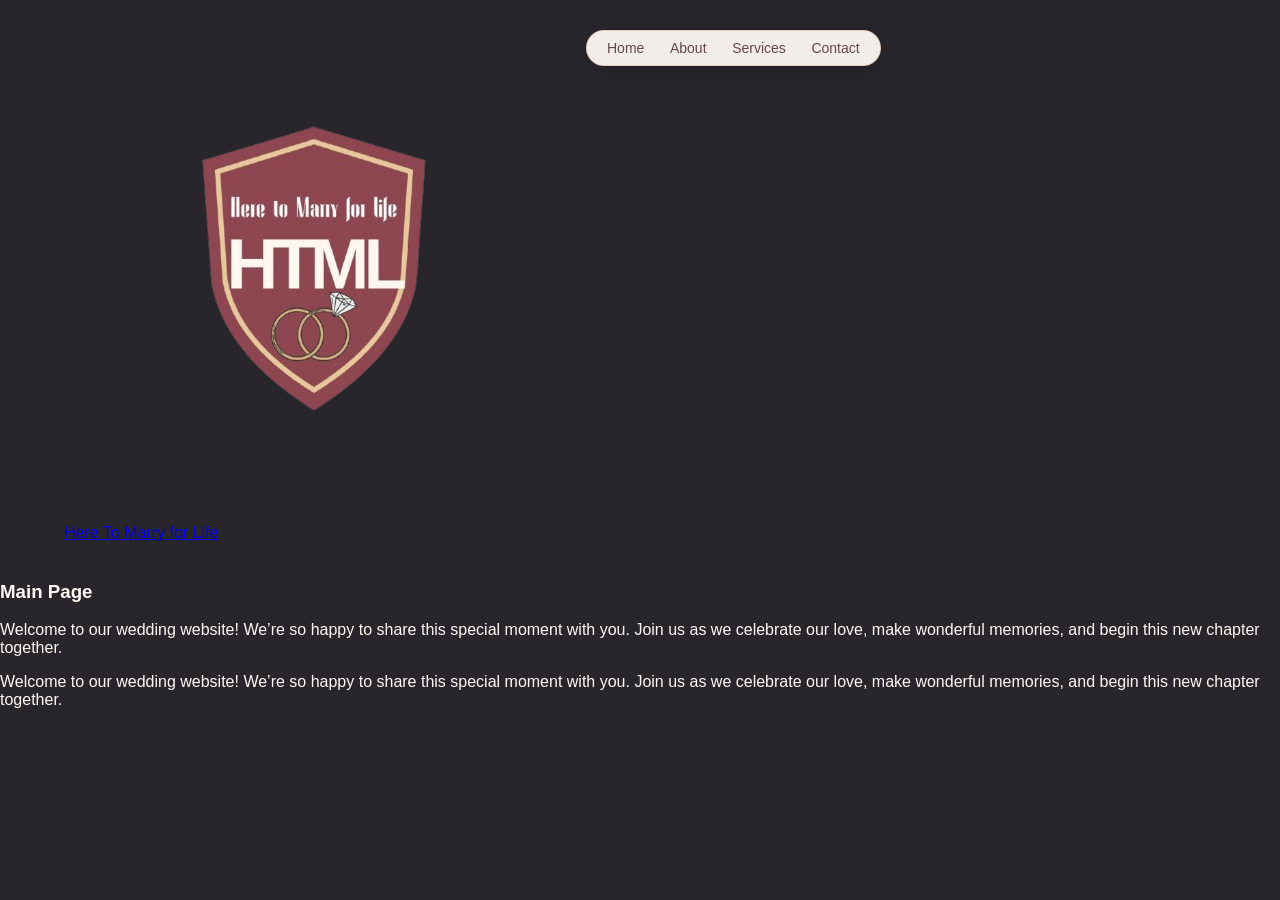
<file: Index.html>
<!DOCTYPE html>
<html lang="en">
<head>
    <meta charset="utf-8">
    <meta name="viewport" content="width=device-width, initial-scale=1.0">
    <title>Navigation Bar </title>
    <link rel="stylesheet" href="style.css">
</head>
<body>

<section class="header">
    <div class="top-bar">
        <a href="WeddingSite.html" class="logo">
            <img src="LOGOhtmlNoBG.png" alt="HTML logo">
            <span class="logo-span">Here To Marry for Life</span>
        </a>

        <nav>
            <ul>
                <li><a href="Home.html">Home</a></li>
                <li><a href="About.html">About</a></li>
                <li><a href="Services.html">Services</a></li>
                <li><a href="Contact.html">Contact</a></li>
            </ul>
        </nav>
    </div>

<section>
    <h1>Main Page</h1>
    <p>Welcome to our wedding website! We’re so happy to share this special moment with you. Join us as we celebrate our love, make wonderful memories, and begin this new chapter together.</p>
    <p>Welcome to our wedding website! We’re so happy to share this special moment with you. Join us as we celebrate our love, make wonderful memories, and begin this new chapter together.</p>
</section>
        </section>
</body>

</html>
</file>
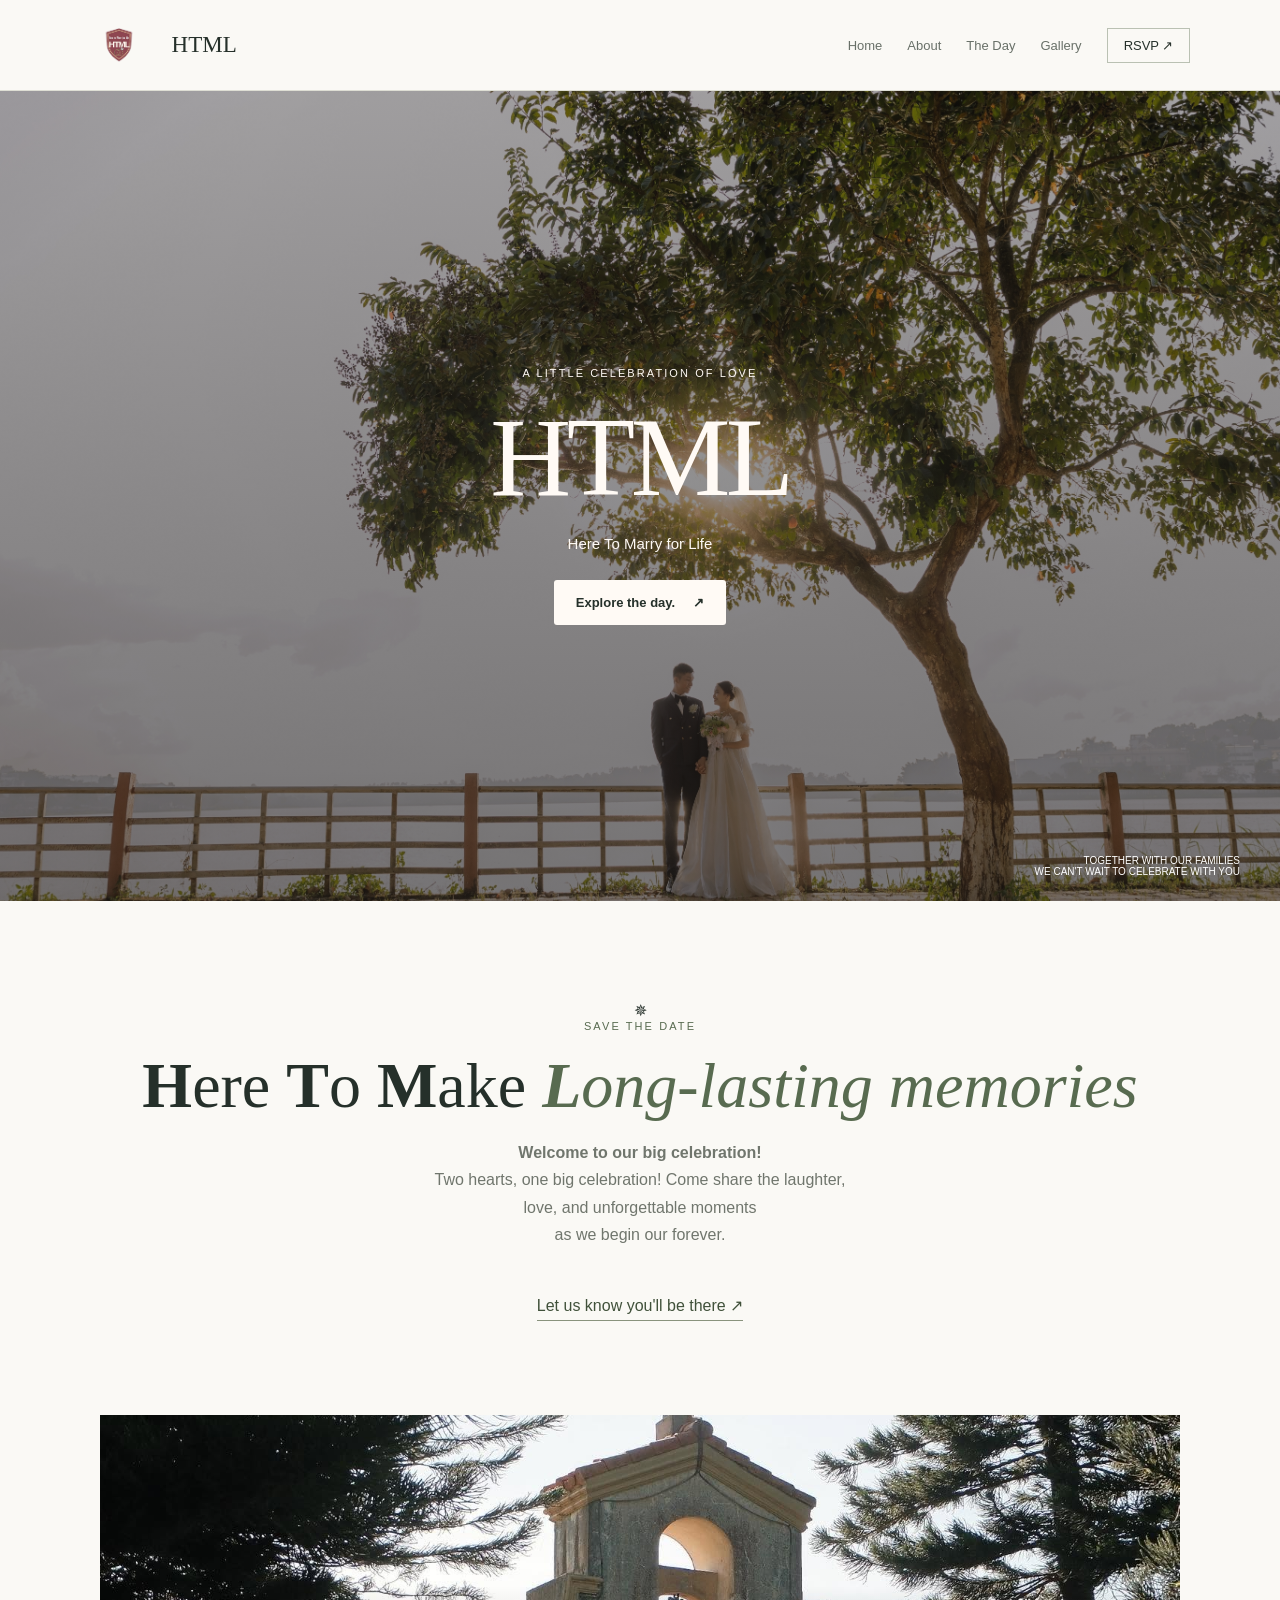
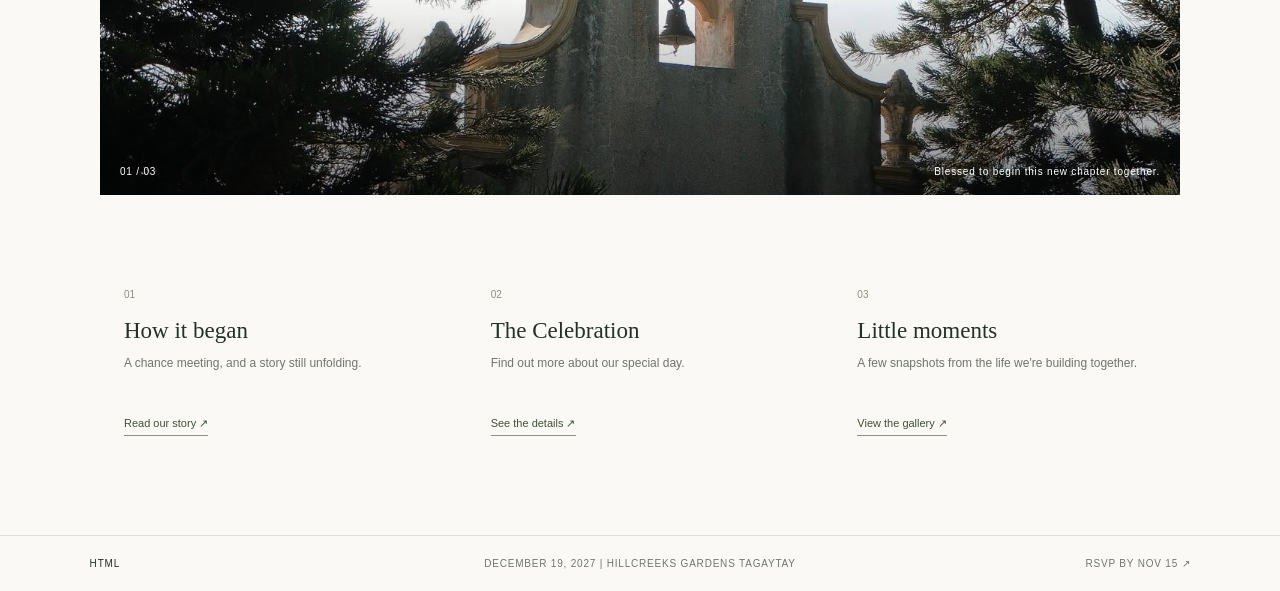
<file: index.html>
<!DOCTYPE html>
<html lang="en">
<head>
    <meta charset="utf-8">
    <meta name="viewport" content="width=device-width, initial-scale=1.0">
    <title>Here To Marry for Life</title>
    <link rel="stylesheet" href="style.css">
</head>

<body class="home-page">

    <div class="site-shell">

        <header class="top-bar">
            <a class=   "brand" href="index.html" aria-label="Here To Marry for Life home">
                <img src="LOGOhtmlNoBG.png" alt="Wedding emblem"></a>

            <a class="site-title" href="index.html">HTML</a>
            <nav aria-label="Main navigation">
                <ul>
                    <li><a href="index.html">Home</a></li>
                    <li><a href="Details.html">About</a></li>
                    <li><a href="TheDay.html">The Day</a></li>
                    <li><a href="Gallery.html">Gallery</a></li>
                    <li><a class="rsvp-button" href="RSVP.html">RSVP ↗</a></li>
                </ul>
            </nav>
        </header>

        <main class="home-main">
            <section class="home-hero">
            <div class="hero-copy">
                <p class="eyebrow">A little celebration of love</p>
                <h1>HTML</h1>
                <p class="hero-intro">Here To Marry for Life</p>

                <a class="button" href="Gallery.html">
                    Explore the day.<span aria-hidden="true">↗</span>
                </a>
            </div>

                <p class="hero-note">
                    Together with our families<br>
                    we can't wait to celebrate with you
                </p>

            </section>
<section class="save-date">
    <div class="intro-mark">✵</div>
    <p class="eyebrow">Save the date</p>
    <h2><b>H</b>ere <b>T</b>o <b>M</b>ake <em><b>L</b>ong-lasting memories</em></h2>
<p>
    <b>Welcome to our big celebration!</b><br>
    Two hearts, one big celebration! Come share the laughter, <br>
    love, and unforgettable moments <br>
    as we begin our forever.
</p>
    <a class="save-date-link" href="RSVP.html">Let us know you'll be there ↗</a>
</section>

            <section class="featured-photo" aria-label="Feature wedding photo">
                <img src="church.jpg" alt="The church where the wedding will take place">
                <span class="photo-count">01 / 03</span>
                <span class="photo-caption">Blessed to begin this new chapter together.</span>
            </section>
                <section class="home-links" aria-label="Explore the wedding website">
                    <a class="home-link-card" href="Details.html">
                        <span class="card-number">01</span>
                        <h3>How it began</h3>
                        <p>A chance meeting, and a story still unfolding.</p>
                        <span class="card-link">Read our story ↗</span>
                    </a>

                    <a class="home-link-card" href="TheDay.html">
                        <span class="card-number">02</span>
                        <h3>The Celebration</h3>
                        <p>Find out more about our special day.</p>
                        <span class="card-link">See the details ↗</span>
                    </a>

                    <a class="home-link-card" href="Gallery.html">
                        <span class="card-number">03</span>
                        <h3>Little moments</h3>
                        <p>A few snapshots from the life we're building together.</p>
                        <span class="card-link">View the gallery ↗</span>
                    </a>
                </section>

</main>
        <footer class="site-footer home-footer">
            <a class="footer-brand" href="index.html">HTML</a>
            <p>December 19, 2027 | Hillcreeks Gardens Tagaytay</p>
            <a class="footer-link" href="RSVP.html">RSVP by Nov 15 ↗</a>
        </footer>

        </div>
</body>
</html>
</file>
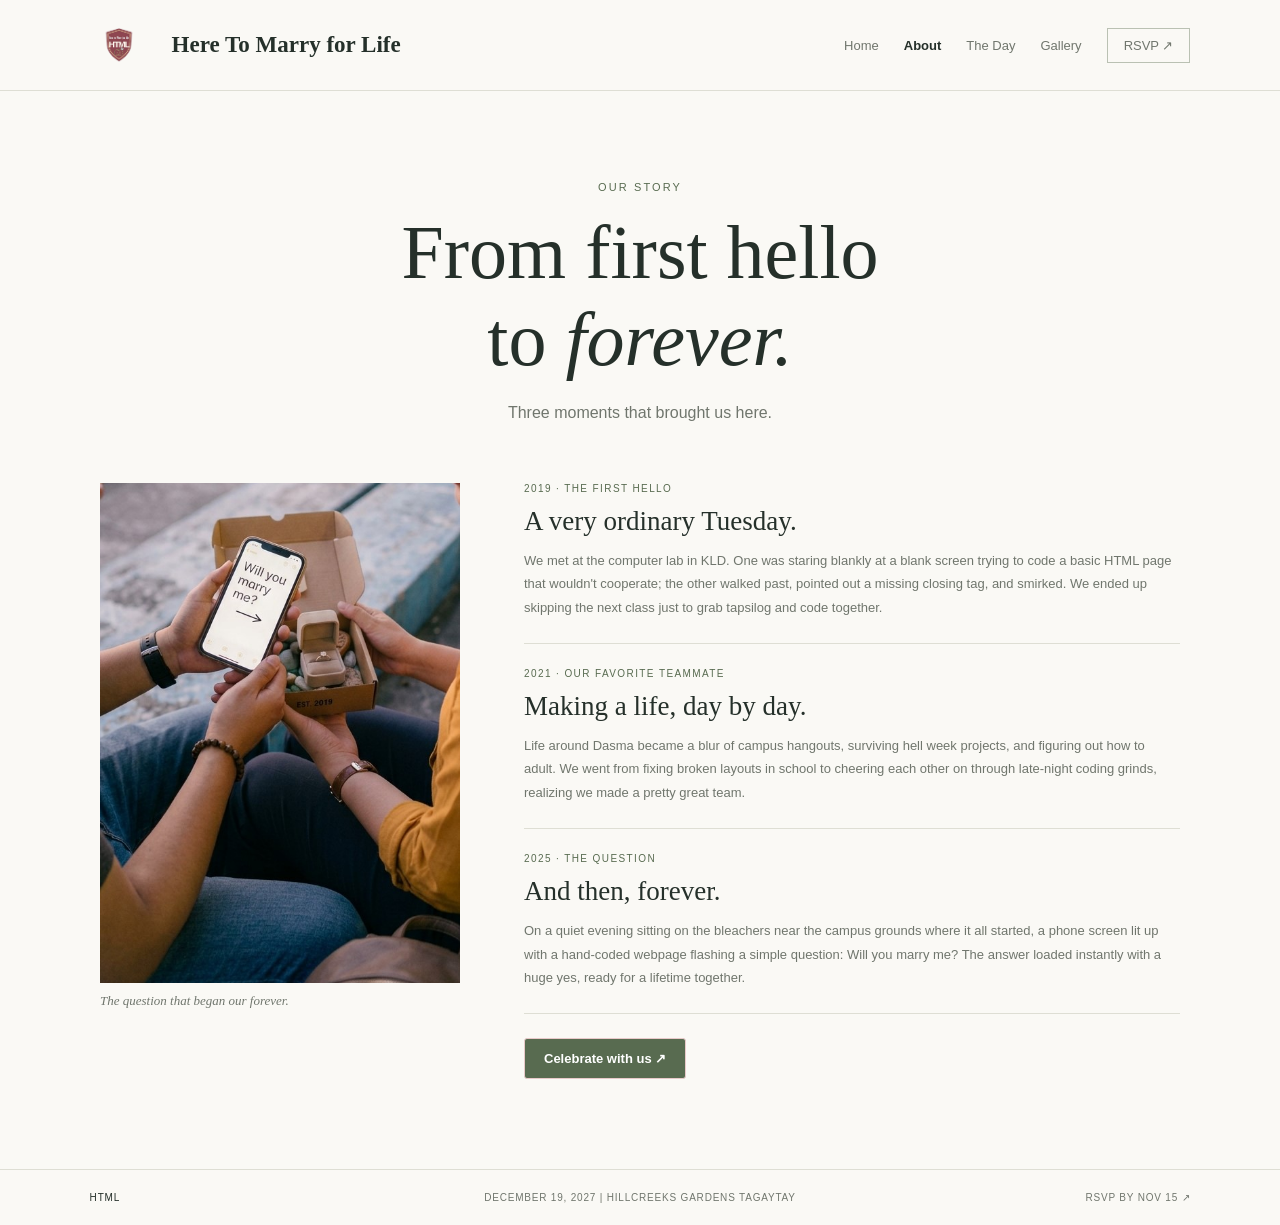
<file: Details.html>
<!DOCTYPE html>
<html lang="en">
<head>
    <meta charset="UTF-8">
    <meta name="viewport" content="width=device-width, initial-scale=1.0">
    <meta name="description" content="The story of the couple behind Here To Marry for Life.">
    <title>Our Story | Here To Marry for Life</title>
    <link rel="stylesheet" href="style.css">
</head>

<body class="about-page">
    <div class="site-shell">
        <header class="top-bar">
            <a class="brand" href="index.html" aria-label="Here To Marry for Life home">
                <img src="LOGOhtmlNoBG.png" alt="Here To Marry for Life wedding emblem">
            </a>
            <a class="site-title" href="index.html">Here To Marry for Life</a>

            <nav aria-label="Main navigation">
                <ul>
                    <li><a href="index.html">Home</a></li>
                    <li><a class="current" href="Details.html" aria-current="page">About</a></li>
                    <li><a href="TheDay.html">The Day</a></li>
                    <li><a href="Gallery.html">Gallery</a></li>
                    <li><a class="rsvp-button" href="RSVP.html">RSVP ↗</a></li>
                </ul>
            </nav>
        </header>

        <main class="about-main">
            <section class="about-heading">
                <p class="eyebrow">Our story</p>
                <h1>From first hello<br>to <em>forever.</em></h1>
                <p>Three moments that brought us here.</p>
            </section>

            <section class="story-layout" aria-label="Our story">
                <figure class="story-photo">
                    <img src="proposed.jpg" alt="A phone displaying a marriage proposal beside a ring box">
                    <figcaption>The question that began our forever.</figcaption>
                </figure>

                <div class="story-details">
                    <article class="story-entry">
                        <p class="story-date-label">2019 · The first hello</p>
                        <h2>A very ordinary Tuesday.</h2>
                        <p>We met at the computer lab in KLD. One was staring blankly at a blank screen trying to code a basic HTML page that wouldn't cooperate; the other walked past, pointed out a missing closing tag, and smirked. We ended up skipping the next class just to grab tapsilog and code together.</p>
                    </article>

                    <article class="story-entry">
                        <p class="story-date-label">2021 · Our favorite teammate</p>
                        <h2>Making a life, day by day.</h2>
                        <p>Life around Dasma became a blur of campus hangouts, surviving hell week projects, and figuring out how to adult. We went from fixing broken layouts in school to cheering each other on through late-night coding grinds, realizing we made a pretty great team.</p>
                    </article>

                    <article class="story-entry">
                        <p class="story-date-label">2025 · The question</p>
                        <h2>And then, forever.</h2>
                        <p>On a quiet evening sitting on the bleachers near the campus grounds where it all started, a phone screen lit up with a hand-coded webpage flashing a simple question: Will you marry me? The answer loaded instantly with a huge yes, ready for a lifetime together.</p>
                    </article>

                    <a class="button story-day-button" href="TheDay.html">Celebrate with us ↗</a>
                </div>
            </section>
        </main>
        <footer class="site-footer home-footer">
            <a class="footer-brand" href="index.html">HTML</a>
            <p>December 19, 2027 | Hillcreeks Gardens Tagaytay</p>
            <a class="footer-link" href="RSVP.html">RSVP by Nov 15 ↗</a>
        </footer>
    </div>
</body>
</html>
</file>
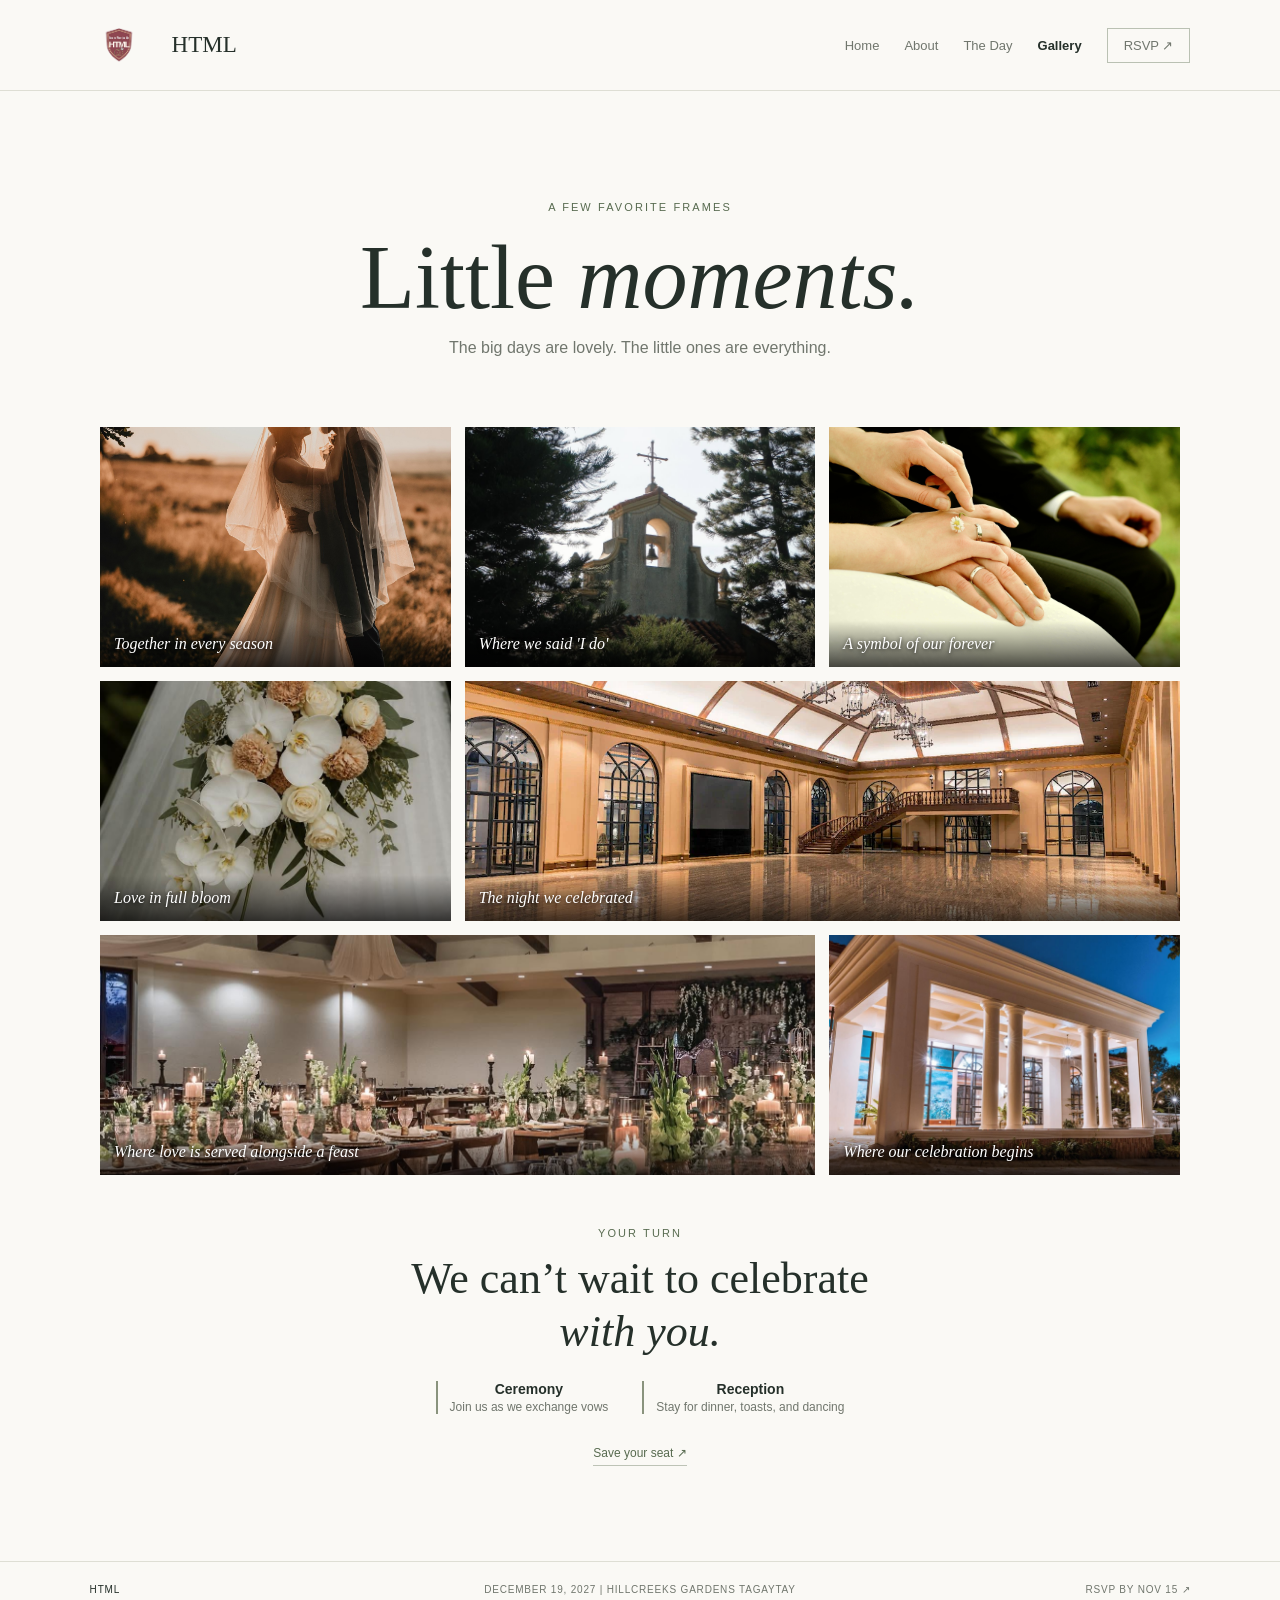
<file: Gallery.html>
<!DOCTYPE html>
<html lang="en">
<head>
    <meta charset="UTF-8">
    <meta name="viewport" content="width=device-width, initial-scale=1.0">
    <meta name="description" content="Wedding day schedule and helpful guest information.">
    <title>Wedding Gallery | Here To Marry for Life</title>
    <link rel="stylesheet" href="style.css">

</head>

<body class="gallery-page">

<div class="site-shell">

<header class="top-bar">

    <a class="brand" href="index.html" aria-label="Here To Marry for Life home">
        <img src="LOGOhtmlNoBG.png" alt="Here To Marry for Life wedding emblem">
    </a>
    <a class="site-title" href="index.html">HTML</a>
    <nav aria-label="Main navigation">
<ul>
        <li><a href="index.html">Home</a></li>
        <li><a href="Details.html">About</a></li>
        <li><a href="TheDay.html">The Day</a></li>
        <li><a class="current" href="Gallery.html" aria-current="page">Gallery</a></li>
        <li><a class="rsvp-button" href="RSVP.html">RSVP ↗</a></li>
</ul>
    </nav>

</header>

<main>
    <section class="page-heading">
        <p class="eyebrow">A few favorite frames</p>
        <h1>Little <i>moments.</i></h1>

            <p>The big days are lovely. The little ones are everything.</p>

        </section>
        <!--1-->
    <section class="gallery-grid" aria-label="Photo Gallery">
        <figure class="gallery-item">
            <img src="thenewlyweds2gether.jpg" alt="The newlyweds together">
            <figcaption>Together in every season</figcaption>
        </figure>
        <!--2-->
        <figure class="gallery-item">
            <img src="church.jpg" alt="The newlyweds together">
            <figcaption>Where we said 'I do'</figcaption>
        </figure>
        <!--3-->
        <figure class="gallery-item">
            <img src="wedring.jpg" alt="The newlyweds together">
            <figcaption>A symbol of our forever</figcaption>
        </figure>
        <!--4-->
        <figure class="gallery-item">
            <img src="bukey.jpg" alt="The newlyweds together">
            <figcaption>Love in full bloom</figcaption>
        </figure>
        <!--5-->
        <figure class="gallery-item wide">
            <img src="danceforeveryone.png" alt="The newlyweds together">
            <figcaption>The night we celebrated</figcaption>
        </figure>

        <figure class="gallery-item wide">
            <img src="diningHALL.jpg" alt="The newlyweds together">
            <figcaption>Where love is served alongside a feast</figcaption>
        </figure>

        <figure class="gallery-item">
            <img src="thevenue.jpg" alt="The newlyweds together">
            <figcaption>Where our celebration begins</figcaption>
        </figure>

    </section>

    <section class="gallery-note">
        <p class="eyebrow">Your turn</p>
        <h2>We can’t wait to celebrate<br><i>with you.</i></h2>

        <ul class="event-list">
            <li><strong>Ceremony</strong><span>Join us as we exchange vows</span></li>
            <li><strong>Reception</strong><span>Stay for dinner, toasts, and dancing</span></li>
        </ul>

        <a class="gallery-rsvp-link" href="RSVP.html">Save your seat ↗</a>
    </section>

</main>

<footer class="site-footer home-footer">
    <a class="footer-brand" href="index.html">HTML</a>
    <p>December 19, 2027 | Hillcreeks Gardens Tagaytay</p>
    <a class="footer-link" href="RSVP.html">RSVP by Nov 15 ↗</a>
</footer>

    </div>

</body>
</html>
</file>
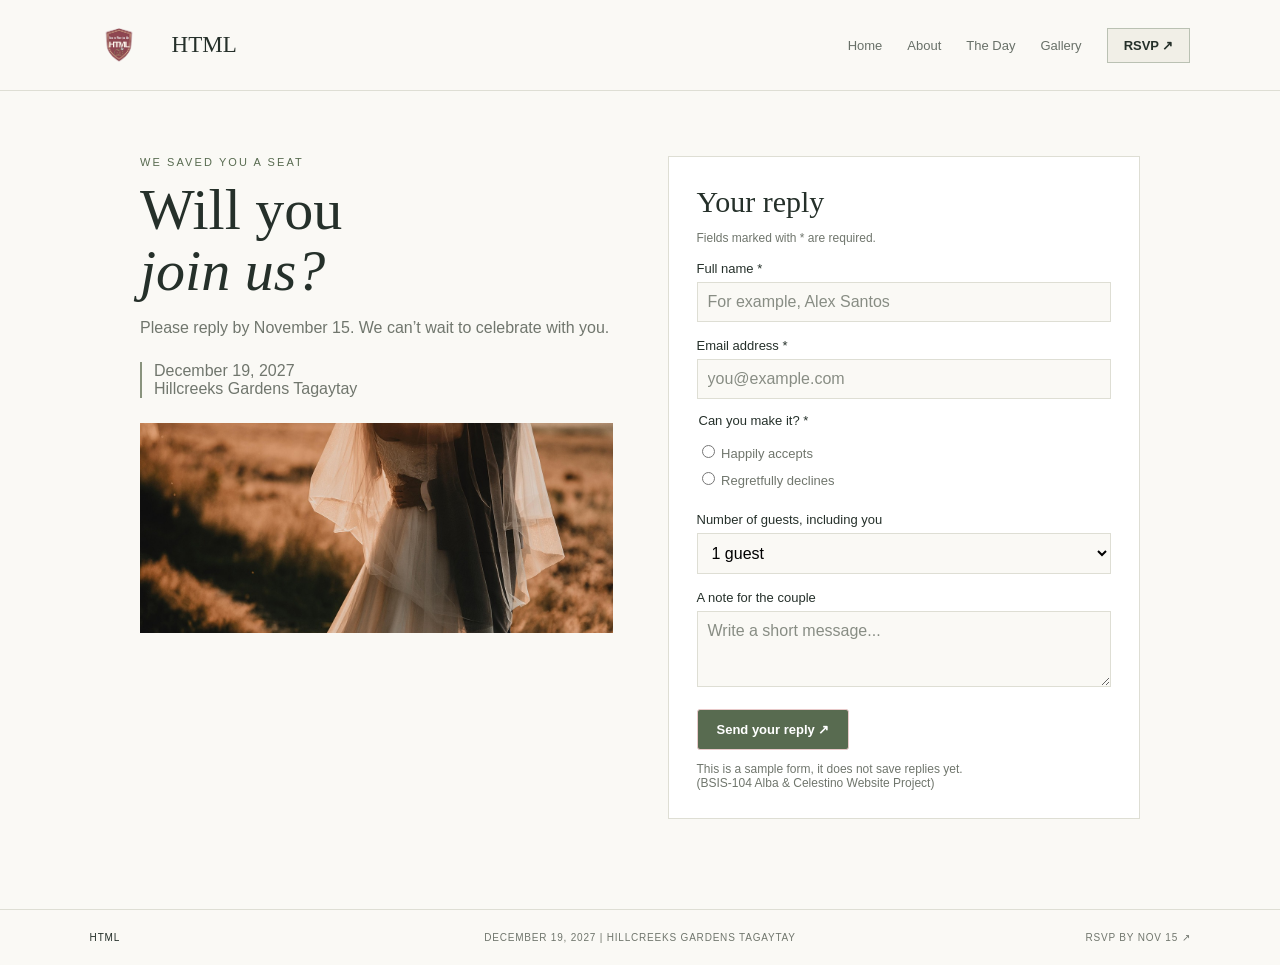
<file: RSVP.html>
<!DOCTYPE html>
<html lang="en">
<head>
    <meta charset="UTF-8">
    <meta name="viewport" content="width=device-width, initial-scale=1.0">
    <meta name="description" content="Reply to the wedding invitation for Here To Marry for Life.">
    <title>RSVP | Here To Marry for Life</title>
    <link rel="stylesheet" href="style.css">
</head>
<body class="rsvp-page">
    <div class="site-shell">
        <header class="top-bar">
            <a class="brand" href="index.html" aria-label="Here To Marry for Life home">
                <img src="LOGOhtmlNoBG.png" alt="Wedding emblem">
            </a>
            <a class="site-title" href="index.html">HTML</a>
            <nav aria-label="Main navigation">
                <ul>
                    <li><a href="index.html">Home</a></li>
                    <li><a href="Details.html">About</a></li>
                    <li><a href="TheDay.html">The Day</a></li>
                    <li><a href="Gallery.html">Gallery</a></li>
                    <li><a class="rsvp-button current" href="RSVP.html" aria-current="page">RSVP ↗</a></li>
                </ul>
            </nav>
        </header>

        <main class="rsvp-content">
            <section class="rsvp-intro">
                <p class="eyebrow">We saved you a seat</p>
                <h1>Will you<br><em>join us?</em></h1>
                <p>Please reply by November 15. We can’t wait to celebrate with you.</p>
                <p class="rsvp-date">December 19, 2027<br>Hillcreeks Gardens Tagaytay</p>
                <img src="thenewlyweds2gether.jpg" alt="The newlyweds together">
            </section>

            <form class="rsvp-form" action="#" method="get">
                <h2>Your reply</h2>
                <p>Fields marked with * are required.</p>

                <label for="guest-name">Full name *</label>
                <input id="guest-name" name="name" type="text" placeholder="For example, Alex Santos" required>

                <label for="guest-email">Email address *</label>
                <input id="guest-email" name="email" type="email" placeholder="you@example.com" required>

                <fieldset>
                    <legend>Can you make it? *</legend>
                    <label><input type="radio" name="attendance" value="yes" required> Happily accepts</label>
                    <label><input type="radio" name="attendance" value="no"> Regretfully declines</label>
                </fieldset>

                <label for="guest-count">Number of guests, including you</label>
                <select id="guest-count" name="guests">
                    <option value="1">1 guest</option>
                    <option value="2">2 guests</option>
                </select>

                <label for="guest-note">A note for the couple</label>
                <textarea id="guest-note" name="note" rows="3" placeholder="Write a short message..."></textarea>

                <button class="button rsvp-submit" type="submit">Send your reply ↗</button>
                <p class="rsvp-help">This is a sample form, it does not save replies yet. <br>
                    (BSIS-104 Alba & Celestino Website Project)</p>
            </form>
        </main>

        <footer class="site-footer home-footer">
            <a class="footer-brand" href="index.html">HTML</a>
            <p>December 19, 2027 | Hillcreeks Gardens Tagaytay</p>
            <a class="footer-link" href="RSVP.html">RSVP by Nov 15 ↗</a>
        </footer>
    </div>
</body>
</html>
</file>
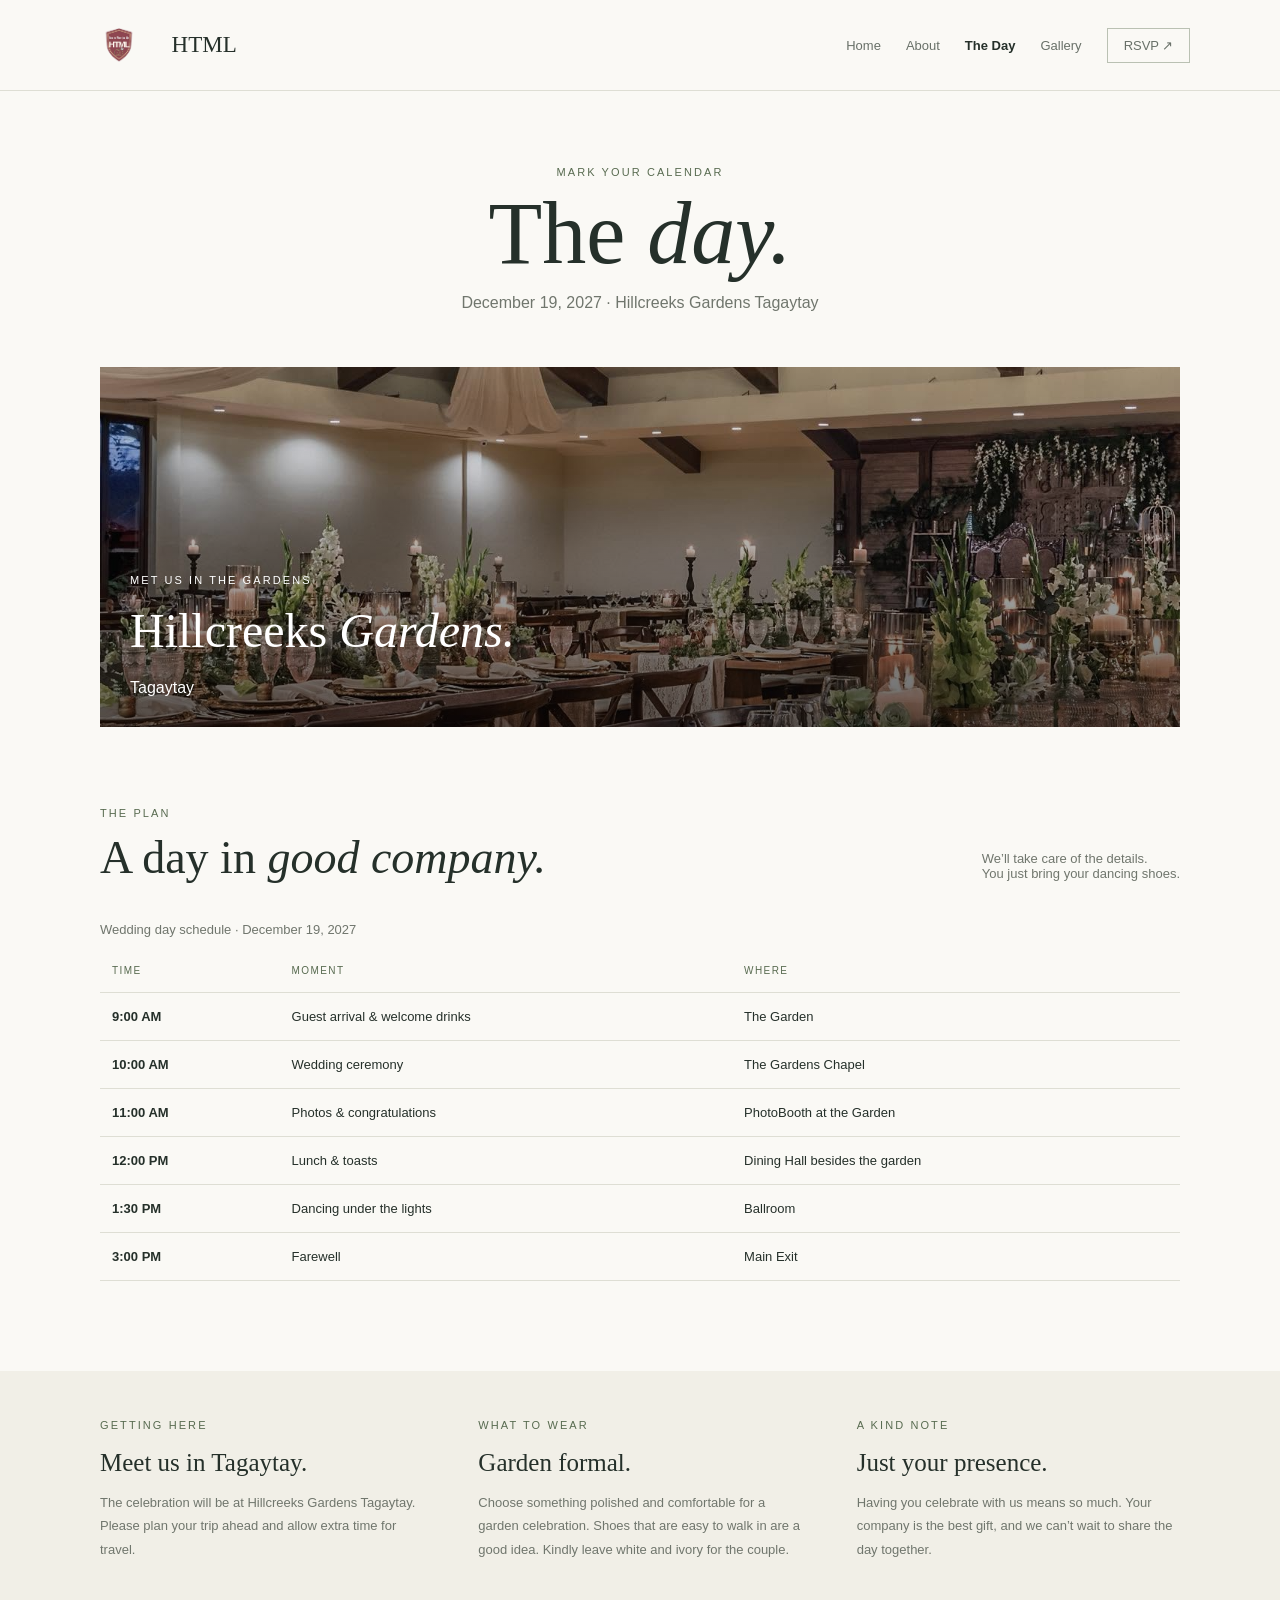
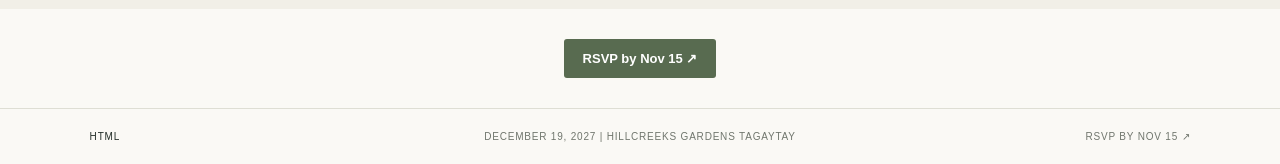
<file: TheDay.html>
<!DOCTYPE html>
<html lang="en">
<head>
    <meta charset="UTF-8">
    <meta name="viewport" content="width=device-width, initial-scale=1.0">
    <meta name="description" content="Wedding day information for Here To Marry for Life.">
    <title>The Day | Here To Marry for Life</title>

    <link rel="stylesheet" href="style.css">

</head>

<body class="theday-page">

    <div class="site-shell">

        <header class="top-bar">

            <a class="brand" href="index.html" aria-label="Here To Marry for Life home"><img src="LOGOhtmlNoBG.png" alt="Here To Marry for Life wedding emblem"></a>
            <a class="site-title" href="index.html">HTML</a>

            <nav aria-label="Main navigation"><ul>
                <li><a href="index.html">Home</a></li>
                <li><a href="Details.html">About</a></li>
                <li><a class="current" href="TheDay.html" aria-current="page">The Day</a></li>
                <li><a href="Gallery.html">Gallery</a></li>
                <li><a class="rsvp-button" href="RSVP.html">RSVP ↗</a></li>
            </ul>

            </nav>

        </header>

        <main>
            <section class="theday-heading">
                <p class="eyebrow">Mark your calendar</p>
                <h1>The <i>day.</i></h1>
                <p>December 19, 2027 · Hillcreeks Gardens Tagaytay</p>
            </section>

            <section class="theday-banner">
                <img src="diningHALL.jpg" alt="The reception hall prepared for the wedding celebration">
                <div class="theday-banner-text">
                    <p class="eyebrow">Met us in the gardens</p>
                    <h2>Hillcreeks <i>Gardens.</i></h2>
                    <p>Tagaytay</p>
                </div>
            </section>

            <section class="theday-plan">
                <div class="schedule-heading">
                    <div>
                        <p class="eyebrow">The plan</p>
                        <h2>A day in <i>good company.</i></h2>
                    </div>
                    <p class="schedule-note">We’ll take care of the details.<br>You just bring your dancing shoes.</p>
                </div>

                <div class="schedule-table-wrap">
                    <table class="wedding-schedule">
                        <caption>Wedding day schedule · December 19, 2027</caption>
                        <thead>
                            <tr>
                                <th scope="col">Time</th>
                                <th scope="col">Moment</th>
                                <th scope="col">Where</th>
                            </tr>
                        </thead>
                        <tbody>
                            <tr><td>9:00 AM</td><td>Guest arrival &amp; welcome drinks</td><td>The Garden</td></tr>
                            <tr><td>10:00 AM</td><td>Wedding ceremony</td><td>The Gardens Chapel</td></tr>
                            <tr><td>11:00 AM</td><td>Photos &amp; congratulations</td><td>PhotoBooth at the Garden</td></tr>
                            <tr><td>12:00 PM</td><td>Lunch &amp; toasts</td><td>Dining Hall besides the garden</td></tr>
                            <tr><td>1:30 PM</td><td>Dancing under the lights</td><td>Ballroom</td></tr>
                            <tr><td>3:00 PM</td><td>Farewell</td><td>Main Exit</td></tr>
                        </tbody>
                    </table>
                </div>
            </section>
            <section class="guest-info" aria-label="Helpful information for guests">
                <div class="guest-info-grid">
                    <article>
                        <p class="eyebrow">Getting here</p>
                        <h2>Meet us in Tagaytay.</h2>
                        <p>The celebration will be at Hillcreeks Gardens Tagaytay. Please plan your trip ahead and allow extra time for travel.</p>
                    </article>
                    <article>
                        <p class="eyebrow">What to wear</p>
                        <h2>Garden formal.</h2>
                        <p>Choose something polished and comfortable for a garden celebration. Shoes that are easy to walk in are a good idea. Kindly leave white and ivory for the couple.</p>
                    </article>
                    <article>
                        <p class="eyebrow">A kind note</p>
                        <h2>Just your presence.</h2>
                        <p>Having you celebrate with us means so much. Your company is the best gift, and we can’t wait to share the day together.</p>
                    </article>
                </div>
            </section>

            <div class="guest-rsvp">
                <a class="button day-rsvp-link" href="RSVP.html">RSVP by Nov 15 ↗</a>
            </div>
        </main>

        <footer class="site-footer home-footer">
            <a class="footer-brand" href="index.html">HTML</a>
            <p>December 19, 2027 | Hillcreeks Gardens Tagaytay</p>
            <a class="footer-link" href="RSVP.html">RSVP by Nov 15 ↗</a>
        </footer>

    </div>

</body>
</html>
</file>
<file: style.css>
:root {
    --ink: #fffaf5;
    --wine: #854a55;
    --rose: #e6c4bb;
    --deep: #252225;
}

* { box-sizing: border-box; }
html { min-height: 100%; }
body {
    min-height: 100vh;
    margin: 0;
    color: var(--ink);
    font-family: 'Poppins','Trebuchet MS', Arial, sans-serif;
    background: #28262a;
}
.site-shell {
    min-height: 100vh;
    position: relative;
    display: flex;
    flex-direction: column;
    isolation: isolate;
    overflow: hidden;
}
.site-shell::before, .site-shell::after {
    content: '';
    position: absolute;
    inset: 0;
    z-index: -1;
}

.site-shell::before {
    background: url(banner.jpg) center 43% / cover no-repeat;
    transform: scale(1.01);
}
.site-shell::after {
    background: linear-gradient(90deg, rgba(31, 28, 35, .58),
     rgba(31, 28, 35, .26) 56%,
     rgba(31, 28, 35, .4)),
     linear-gradient(0deg,
     rgba(28, 25, 29, .48),
     transparent 62%);
}
.top-bar {
    width: 100%;
    min-height: 116px;
    display: grid;
    grid-template-columns: 1fr auto 1fr;
    align-items: start;
    gap: 22px;
    padding: 20px clamp(22px, 5vw, 68px);
}
.brand {
    display: block;
    width: fit-content;
}

.brand img {
    display: block;
    width: clamp(92px, 14vw, 180px);
    height: auto; }

.site-title {
    margin-top: 10px;
    color: var(--ink);
    font-size: clamp(19px, 2.2vw, 29px);
    font-weight: 700;
    text-align: center;
    text-decoration: underline;
    text-decoration-color: var(--rose);
    text-underline-offset: 5px;
    white-space: nowrap;
}
nav {
    justify-self: end;
    margin-top: 10px;
    padding: 8px 20px;
    border: 1px solid rgba(230,196,187,.75);
    border-radius: 30px;
    background: rgba(255,250,245,.94);
    box-shadow: 0 5px 18px rgba(20,16,19,.15);
}
nav ul {
    display: flex;
    align-items: center;
    gap: clamp(12px, 2vw, 28px);
    padding: 0;
    margin: 0;
    list-style: none; }
nav a {
    color: #65464b;
    font-size: 14px;
    text-decoration: none;
    transition: color .2s ease;
}
nav a:hover,
nav a.current {
    color: #b45f70;
}

nav a.current {
    font-weight: 700;
}

.page-content {
    width: min(670px, 90%);
    margin: auto 0 5vh clamp(24px, 6vw, 82px);
    padding: 30px 0 14px;
    text-shadow: 0 2px 12px rgba(0,0,0,.26);
}
.eyebrow {
    margin: 0 0 12px;
    color: #f3d3c8;
    font-size: 11px;
    letter-spacing: .19em;
    text-transform: uppercase;
}
.page-content h1 {
    margin: 0 0 16px;
    font-size: clamp(42px, 6.5vw, 76px);
    line-height: 1.03;
    letter-spacing: -.035em;
}

.page-content h1 em {
    color: #f1c9bd;
    font-family: Georgia, serif;
    font-weight: 400;
}
.page-content > p:not(.eyebrow):not(.small-note) {
    max-width: 570px;
    margin: 0 0 22px;
    color: #fff;
    font-size: clamp(14px, 1.35vw, 17px);
    line-height: 1.7;
}

.button {
    display: inline-flex;
    align-items: center;
    gap: 18px;
    padding: 12px 19px;
    color: #603e45;
    background: #fffaf5;
    border: 1px solid #e8c9c9;
    border-radius: 3px;
    font-size: 13px;
    font-weight: 600;
    text-decoration: none;
    text-shadow: none;
    transition: transform .2s ease, background .2s ease;
}


.button:hover {
    transform: translateY(-2px);
    background: #f8e7e1; }
.event-list {
    display: flex;
    gap: 34px;
    margin: 20px 0 22px;
    padding: 0;
    list-style: none;
}

.event-list li {
    display: grid;
    gap: 3px;
    padding-left: 12px;
    border-left: 2px solid #efc8bc;
}
.event-list strong {
    font-size: 14px;
}

.event-list span {
    color: #f0e8e5;
    font-size: 12px;
}
.small-note {
    margin-top: 12px;
    color: #f3e2dc;
    font-size: 11px;
}
.site-footer {
    display: flex;
    justify-content: flex-end;
    align-items: center;
    gap: 8px;
    padding: 16px clamp(22px, 5vw, 68px);
    color: rgba(255,250,245,.86);
    font-family: Georgia, serif;
    font-size: 13px;
    font-style: italic; }
.site-footer span {
    color: #edc5ba;
}

@media (max-width: 760px) {
.top-bar {
    grid-template-columns: auto 1fr;
    align-items: center;
    gap: 8px 16px;
    padding: 16px 5%;
}
.brand {
    grid-row: 1 / span 2;
}
.brand img {
    width: 75px;
}

.site-title {
    justify-self: start;
    margin: 0;
    font-size: clamp(16px, 4vw, 22px);
    white-space: normal;
    text-align: left;
}

nav {
    grid-column: 2;
    justify-self: start;
    margin: 2px 0 0;
    padding: 6px 12px;
}

nav ul {
    gap: clamp(10px, 3vw, 22px);
}

nav a {
    font-size: 12px;
}
.page-content {
    margin: auto 5% 5vh;
    width: 90%;
}

}

@media (max-width: 430px) {


.top-bar {
    grid-template-columns: 58px 1fr;
}
.brand img {
    width: 58px;
}

.site-title {
   font-size: 16px;
}

nav {
   width: 100%;
}
nav ul {
    justify-content: space-between;
    gap: 7px;
}
nav a {
    font-size: 11px;
}

.page-content h1 {
    font-size: 43px;
}
.event-list {
    flex-direction: column;
    gap: 13px;
}

}

.home-page {
    background: #faf9f5;
    color: #25302a;
}

.home-page .site-shell {
    min-height: 100vh;
    background: #faf9f5;
    overflow: visible;
}

.home-page .site-shell::before,
.home-page .site-shell::after {
    display: none;
}

.home-page .top-bar {
    display: flex;
    align-items: center;
    justify-content: space-between;
    gap: 24px;
    min-height: 90px;
    padding: 16px 7%;
    border-bottom: 1px solid #deded4;
}

.home-page .brand img {
    width: 58px;
}

.home-page .site-title {
    margin: 0 auto 0 0;
    color: #25302a;
    font-family: "Monotype Corsiva", "Segoe Script", cursive;
    font-style: normal;
    font-size: 23px;
    font-weight: 500;
    text-decoration: none;
}

.home-page nav {
    margin: 0;
    padding: 0;
    border: 0;
    background: transparent;
    box-shadow: none;
}

.home-page nav ul {
    gap: 25px;
}

.home-page nav a {
    color: #687068;
    font-size: 13px;
}

.home-page nav a:hover {
    color: #586b50;
}

.home-page .page-content {
    display: grid;
    grid-template-columns: 1fr 1fr;
    align-items: center;
    gap: 7%;
    width: min(1100px, 86%);
    margin: 55px auto 70px;
    padding: 0;
    color: #25302a;
    text-shadow: none;
}

.home-page .eyebrow {
    color: #586b50;
}

.home-page .page-content h1 {
    margin: 12px 0 18px;
    color: #25302a;
    font-family: Georgia, serif;
    font-size: clamp(42px, 5vw, 62px);
    font-weight: 500;
    line-height: 1.12;
    letter-spacing: 0;
}

.home-page .page-content h1 em {
    color: #586b50;
}

.home-page .page-content > .home-copy > p:not(.eyebrow) {
    max-width: 450px;
    margin: 0 0 22px;
    color: #70766d;
    font-size: 15px;
    line-height: 1.7;
}

.home-page .button {
    color: white;
    background: #586b50;
    border: 0;
}

.home-page .button:hover {
    background: #40513a;
}

.home-page .home-photo img {
    width: 100%;
    height: 470px;
    object-fit: cover;
}

.home-page .site-footer {
    margin-top: auto;
    padding: 22px 7%;
    border-top: 1px solid #deded4;
    color: #70766d;
}

.home-page .site-footer span {
    color: #89937d;
}


@media (max-width: 760px) {
    .home-page .top-bar {
        flex-wrap: wrap;
        padding: 16px 5%;
    }

    .home-page .site-title {
        margin-right: auto;
        font-size: 20px;
    }

    .home-page nav {
        width: 100%;
    }

    .home-page nav ul {
        justify-content: space-between;
        gap: 10px;
    }

    .home-page .page-content {
        grid-template-columns: 1fr;
        gap: 30px;
        width: 90%;
        margin: 38px auto 50px;
    }

    .home-page,
    .home-photo img {
        height: 340px;
    }
}

/*Photo Grid Codes (please dont change anything warning yan ha!?)*/
.gallery-grid {
    width: min(1080px, 90%) ;
    margin: 30px auto;
    display: grid;
    grid-template-columns: repeat(3, minmax(0, 1fr)) ;
    gap: 14px;
}

.gallery-item {
    position: relative;
    min-width: 0;
    margin: 0;
    overflow: hidden;
}

.gallery-item img {
    display: block;
    width: 100%;
    height: 240px;
    object-fit: cover;
}

.gallery-item img {
    display: block;
    width: 100%;
    height: 240px;
    object-fit: cover;
    transition: transform 0.4s ease;
}

.gallery-item:hover img {
    transform: scale(1.06);
}

.gallery-item-wide {
    grid-column: span 2;
}

.gallery-item figcaption {
    position: absolute;
    right: 0;
    bottom: 0;
    left: 0;
    padding: 12px;
    color: white;
    font-family: Georgia, serif;
    font-style: italic;
    background: linear-gradient(transparent, rgba(0,0,0, .6));
}

.gallery-grid > .gallery-item:nth-of-type(5) {
    grid-column: span 2;
}

.gallery-grid > .gallery-item:nth-of-type(5) {
    width: 100%;
    height: 240px;
    object-fit: cover;
}

.gallery-item.wide {
    grid-column: span 2;
}
.gallery-item figcaption {
    position: absolute ;
    right: 0;
    bottom: 0;
    left: 0;
    z-index: 1;
    padding: 14px;
    font: italic 16px Georgia, serif;
    text-shadow: 0 1px 4px rgba(0, 0, 0, .9);
    background: linear-gradient(transparent, rgba(0,0,0, .7));
}

.home-page .home-main{
    width: 100%;
    margin: 0;
    padding: 0;
}

.home-page .home-hero{
    min-height: calc(100vh - 90px);
    display: grid;
    place-items: center;
    padding: 70px 20px;
    color: #fffaf5;
    text-align: center;
    background: linear-gradient(rgba(25, 23, 22, .38),
    rgba(25, 23, 22, .58)), url(banner.jpg) center 45%  / cover no-repeat;
    position: relative;
}

.home-page .hero-note {
    position: absolute;
    right: 40px;
    bottom: 24px;
    z-index: 2;
    margin: 0;
    color: white;
    font-size: 10px;
    text-align: right;
    text-transform: uppercase;
}

.home-page .hero-copy {
    max-width: 900px
}

.home-page .home-hero .eyebrow {
    color: #fffaf5;
}

.home-page .home-hero h1 {
    margin: 24px 0 18px;
    color: #fffaf5;
    font-family: Georgia, serif;
    font-size: clamp(54px, 9vw, 112px);
    font-weight: 400;
    line-height: .98;
    letter-spacing: -.04em;
}

.home-page .home-hero h1 em{
    color: #fffaf5;
    font-weight: 400;
}

.home-page .hero-intro{
    max-width: 540px;
    margin: 0 auto 24px;
    color: #fffaf5;
    font-size: 15px;
    line-height: 1.7;
}

.home-page .home-hero .button {
    color: #25302a;
    background: #fffaf5;
    padding: 15px 22px;
}

.home-page .save-date {
    padding: 100px 20px;
    color: #25302a;
    background: #faf9f5;
    text-align: center;
}

.home-page .save-date h2 {
    margin: 20px 0;
    font-family: Georgia, serif;
    font-size: clamp(42px, 6vw, 64px);
    font-weight: 400;
    line-height: 1.05;
}

.home-page .save-date h2 em{
    color: #586b50;
}

.home-page .save-date > p:not(.eyebrow) {
    max-width: 480px;
    margin: 0 auto 48px;
    color: #70766d;
    line-height: 1.7;
}

.home-page .save-date-link{
    color: #40513a;
    text-decoration: none;
    border-bottom: 1px solid #89937d;
    padding-bottom: 6px;
}

@media (max-width: 600px) {
    .home-page .home-hero {
        min-height: 75vh;
    }
    .home-page .save-date {
        padding: 72px 20px;
    }

    .home-page .intro-mark {
        margin-bottom: 14px;
        color: #89937d;
        font-size: 20px;
    }
}

.home-page .featured-photo {
    position: relative;
    width: min(1080px, 86%) ;
    height: clamp(260px, 38vw, 380px);
    margin: 0 auto 70px;
    overflow: hidden;
}

.home-page .featured-photo::after {
    position: absolute;
    inset: 45% 0 0;
    background: linear-gradient(transparent, rgba(0,0,0, .45));
    content: "";
}

.home-page .featured-photo img{
    display: block;
    width: 100%;
    height: 100%;
    object-fit: cover;
}

.home-page .photo-count,
.home-page .photo-caption{
    position: absolute;
    z-index: 1;
    bottom: 18px;
    color: #fff;
    font-size: 10px;
    letter-spacing: .08em;
}

.home-page .photo-count {
    left: 20px;
}

.home-page .photo-caption {
    right: 20px;
}

.home-page .home-links{
    display: grid;
    grid-template-columns: repeat(3, minmax(0, 1fr));
    gap: 20px;
    width: min(1080px, 86%);
    margin: 0 auto 75px;
}

.home-page .home-link-card{
    display: flex;
    min-height: 195px;
    flex-direction: column;
    align-items: flex-start;
    padding: 24px;
    color: #25302a;
    text-decoration: none;
}

.home-page .home-link-card{
  transition: background-color .2s ease;
}

.home-page .home-link-card:hover,
.home-page .home-link-card:focus-visible{
    background-color: #f4f2d4;
}

.home-page .card-number {
    color: #89937d;
    font-size: 10px;
}

.home-page .home-link-card h3{
    margin: 18px 0 10px;
    font-family: Georgia, serif;
    font-size: 23px;
    font-weight: 400;
}

.home-page .home-link-card p {
    margin: 0 0 22px;
    color: #70766d;
    font-size: 12px;
    line-height: 1.6;
}

.home-page .card-link {
    margin-top: auto;
    padding-bottom: 5px;
    border-bottom: 1px solid #89937d;
    color: #40513a;
    font-size: 11px;
}

@media (max-width: 700px) {
    .home-page .home-links {
        grid-template-columns: 1fr;
    }

    .home-page .photo-caption {
        left: 20px;
        right: auto;
        bottom: 38px;
    }
}

.gallery-page {
    background: #faf9f5;
    color: #25302a;
}

.gallery-page .site-shell {
    background: #faf9f5;
}

.gallery-page .site-shell::before,
.gallery-page .site-shell::after {
    display: none;
}

.gallery-page .top-bar {
    display: flex;
    align-items: center;
    justify-content: space-between;
    gap: 24px;
    min-height: 90px;
    padding: 16px 7%;
    border-bottom: 1px solid #deded4;
    background: #faf9f5;
}

.gallery-page .brand img {
    width: 58px;
}

.gallery-page .site-title {
    margin: 0 auto 0 0;
    color: #25302a;
    font-family: "Monotype Corsiva", "Segoe Script", cursive;
    font-size: 23px;
    font-weight: 500;
    text-decoration: none;
}

.gallery-page .top-bar nav {
    width: auto;
    margin: 0;
    padding: 0;
    border: 0;
    border-radius: 0;
    background: transparent;
    box-shadow: none;
}

.gallery-page .top-bar nav ul {
    display: flex;
    align-items: center;
    gap: 25px;
}

.gallery-page .top-bar nav a {
    color: #70766d;
    font-size: 13px;
    text-decoration: none;
}

.gallery-page .top-bar nav a:hover,
.gallery-page .top-bar nav a.current {
    color: #25302a;
}

.top-bar nav .rsvp-button {
    padding: 9px 16px;
    border: 1px solid #bac1b3;
    color: #25302a;
    text-decoration: none;
}

.top-bar nav .rsvp-button:hover,
.top-bar nav .rsvp-button.current {
    color: #25302a;
    background: #f1efe7;
}

.gallery-page .page-heading {
    max-width: 800px;
    margin: 110px auto 70px;
    padding: 0 20px;
    text-align: center;
}

.gallery-page .page-heading .eyebrow {
    color: #586b50;
}

.gallery-page .page-heading h1 {
    margin: 20px 0 8px;
    color: #25302a;
    font-family: Georgia, "Times New Roman", serif;
    font-size: clamp(54px, 8vw, 90px);
    font-weight: 400;
    line-height: 1;
}

.gallery-page .page-heading h1 i {
    font-style: italic;
    font-weight: 400;
}

.gallery-page .page-heading p:last-child {
    color: #70766d;
}

.gallery-page .gallery-note {
    padding: 22px 20px 95px;
    text-align: center;
}

.gallery-page .gallery-note .eyebrow {
    color: #586b50;
}

.gallery-page .gallery-note h2 {
    margin: 14px 0;
    color: #25302a;
    font-family: Georgia, "Times New Roman", serif;
    font-size: clamp(34px, 5vw, 44px);
    font-weight: 400;
    line-height: 1.2;
}

.gallery-page .gallery-note h2 i {
    font-weight: 400;
}

.gallery-page .event-list span {
    color: #70766d;
}

.gallery-page .event-list li {
    border-color: #89937d;
}

.gallery-page .gallery-note .event-list {
    justify-content: center;
    margin: 22px 0;
}

.gallery-page .gallery-rsvp-link {
    display: inline-block;
    margin-top: 10px;
    padding-bottom: 5px;
    border-bottom: 1px solid #bdc3b6;
    color: #586b50;
    font-size: 12px;
    text-decoration: none;
}

.gallery-page .gallery-rsvp-link:hover {
    color: #25302a;
}


.rsvp-page {
    background: #faf9f5;
    color: #25302a;
}

.rsvp-page .site-shell {
    background: #faf9f5;
}

.rsvp-page .site-shell::before,
.rsvp-page .site-shell::after {
    display: none;
}

.rsvp-page .top-bar {
    display: flex;
    align-items: center;
    justify-content: space-between;
    gap: 24px;
    min-height: 90px;
    padding: 16px 7%;
    border-bottom: 1px solid #deded4;
    background: #faf9f5;
}

.rsvp-page .brand img {
    width: 58px;
}

.rsvp-page .site-title {
    margin: 0 auto 0 0;
    color: #25302a;
    font-family: "Monotype Corsiva", "Segoe Script", cursive;
    font-size: 23px;
    font-weight: 500;
    text-decoration: none;
}

.rsvp-page .top-bar nav {
    margin: 0;
    padding: 0;
    border: 0;
    background: transparent;
    box-shadow: none;
}

.rsvp-page .top-bar nav ul {
    display: flex;
    align-items: center;
    gap: 25px;
}

.rsvp-page .top-bar nav a {
    color: #687068;
    font-size: 13px;
    text-decoration: none;
}

.rsvp-page .rsvp-content {
    width: min(1000px, 88%);
    margin: 65px auto 90px;
    display: grid;
    grid-template-columns: 1fr 1fr;
    gap: 55px;
    align-items: start;
}

.rsvp-page .rsvp-intro .eyebrow {
    color: #586b50;
}

.rsvp-page .rsvp-intro h1 {
    margin: 12px 0 17px;
    color: #25302a;
    font-family: Georgia, serif;
    font-size: 58px;
    font-weight: 400;
    line-height: 1.05;
}

.rsvp-page .rsvp-intro h1 em {
    font-weight: 400;
}

.rsvp-page .rsvp-intro > p:not(.eyebrow) {
    color: #70766d;
}

.rsvp-page .rsvp-date {
    margin: 25px 0;
    padding-left: 12px;
    border-left: 2px solid #89937d;
}

.rsvp-page .rsvp-intro img {
    width: 100%;
    height: 210px;
    object-fit: cover;
}

.rsvp-page .rsvp-form {
    padding: 28px;
    border: 1px solid #deded4;
    background: white;
}

.rsvp-page .rsvp-form h2 {
    margin: 0;
    color: #25302a;
    font-family: Georgia, serif;
    font-size: 30px;
    font-weight: 400;
}

.rsvp-page .rsvp-form > p {
    color: #70766d;
    font-size: 12px;
}

.rsvp-page .rsvp-form > label,
.rsvp-page .rsvp-form legend {
    display: block;
    margin: 16px 0 6px;
    font-size: 13px;
}

.rsvp-page .rsvp-form input[type="text"],
.rsvp-page .rsvp-form input[type="email"],
.rsvp-page .rsvp-form select,
.rsvp-page .rsvp-form textarea {
    width: 100%;
    padding: 10px;
    border: 1px solid #deded4;
    background: #faf9f5;
    font: inherit;
}

.rsvp-page .rsvp-form input::placeholder,
.rsvp-page .rsvp-form textarea::placeholder {
    color: #888d84;
}

.rsvp-page .rsvp-form fieldset {
    margin: 14px 0;
    padding: 0;
    border: 0;
}

.rsvp-page .rsvp-form fieldset label {
    display: block;
    margin: 8px 0;
    color: #70766d;
    font-size: 13px;
}

.rsvp-page .rsvp-submit {
    margin-top: 18px;
    color: white;
    background: #586b50;
    cursor: pointer;
}

.rsvp-page .rsvp-help {
    margin-bottom: 0;
    font-size: 11px;
}

@media (max-width: 760px) {
    .gallery-page .top-bar {
        flex-wrap: wrap;
        padding: 16px 5%;
    }

    .gallery-page .top-bar nav {
        width: 100%;
    }

    .gallery-page .top-bar nav ul {
        justify-content: space-between;
        gap: 10px;
    }

    .gallery-page .gallery-note {
        padding-bottom: 70px;
    }

    .gallery-page .gallery-note .event-list {
        flex-direction: column;
        align-items: center;
        gap: 14px;
    }

    .gallery-page .home-footer {
        grid-template-columns: 1fr;
        justify-items: center;
        gap: 12px;
    }

    .gallery-page .footer-brand,
    .gallery-page .home-footer p,
    .gallery-page .footer-link {
        justify-self: center;
    }

    .rsvp-page .top-bar {
        flex-wrap: wrap;
        padding: 16px 5%;
    }

    .rsvp-page .top-bar nav {
        width: 100%;
    }

    .rsvp-page .top-bar nav ul {
        justify-content: space-between;
        gap: 10px;
    }

    .rsvp-page .rsvp-content {
        grid-template-columns: 1fr;
        gap: 30px;
        margin: 40px auto 60px;
    }
}

.home-footer {
    display: grid;
    grid-template-columns: 1fr 1fr 1fr;
    align-items: center;
    padding: 22px 7%;
    border-top: 1px solid #deded4;
    background: #faf9f5;
    color: #70766d;
    font-family: Arial, sans-serif;
    font-size: 10px;
    font-style: normal;
    letter-spacing: 0.08em;
    text-transform: uppercase;
}

.home-footer .footer-brand {
    justify-self: start;
    color: #25302a;
    text-decoration: none;
}

.home-footer p {
    justify-self: center;
    margin: 0;
    text-align: center;
}

.home-footer .footer-link {
    justify-self: end;
    color: #70766d;
    text-decoration: none;
}

.home-footer .footer-link:hover {
    color: #854a55;
    text-decoration: underline;
}

@media (max-width: 760px) {
    .home-footer {
        grid-template-columns: 1fr;
        justify-items: center;
        gap: 12px;
    }

    .home-footer .footer-brand,
    .home-footer p,
    .home-footer .footer-link {
        justify-self: center;
    }
}


.theday-page {
    background: #faf9f5;
    color: #25302a;
}

.theday-page .site-shell {
    background: #faf9f5;
    overflow: visible;
}

.theday-page .site-shell::before,
.theday-page .site-shell::after {
    display: none;
}

.theday-page .top-bar {
    display: flex;
    align-items: center;
    justify-content: space-between;
    gap: 24px;
    min-height: 90px;
    padding: 16px 7%;
    border-bottom: 1px solid #deded4;
    background: #faf9f5;
}

.theday-page .brand img {
    width: 58px;
}

.theday-page .site-title {
    margin: 0 auto 0 0;
    color: #25302a;
    font-family: "Monotype Corsiva", "Segoe Script", cursive;
    font-size: 23px;
    font-weight: 500;
    text-decoration: none;
}

.theday-page .top-bar nav {
    margin: 0;
    padding: 0;
    border: 0;
    background: transparent;
    box-shadow: none;
}

.theday-page .top-bar nav ul {
    display: flex;
    align-items: center;
    gap: 25px;
}

.theday-page .top-bar nav a {
    color: #687068;
    font-size: 13px;
    text-decoration: none;
}

.theday-page .top-bar nav a.current {
    color: #25302a;
}

.theday-page .theday-heading {
    margin: 75px auto 55px;
    padding: 0 20px;
    text-align: center;
}

.theday-page .theday-heading .eyebrow,
.theday-page .theday-plan .eyebrow {
    color: #586b50;
}

.theday-page .theday-heading h1 {
    margin: 12px 0;
    color: #25302a;
    font-family: Georgia, serif;
    font-size: clamp(54px, 8vw, 88px);
    font-weight: 400;
    line-height: 1;
}

.theday-page .theday-heading h1 i {
    font-weight: 400;
}

.theday-page .theday-heading > p:last-child {
    color: #70766d;
}

.theday-page .theday-banner {
    position: relative;
    width: 86%;
    max-width: 1080px;
    height: 360px;
    margin: 0 auto;
    overflow: hidden;
}

.theday-page .theday-banner img {
    width: 100%;
    height: 100%;
    object-fit: cover;
}

.theday-page .theday-banner-text {
    position: absolute;
    inset: 0;
    display: flex;
    flex-direction: column;
    justify-content: flex-end;
    padding: 30px;
    color: white;
    background: linear-gradient(transparent, rgba(0, 0, 0, 0.6));
}

.theday-page .theday-banner-text .eyebrow {
    color: white;
}

.theday-page .theday-banner-text h2 {
    margin: 5px 0;
    font-family: Georgia, serif;
    font-size: clamp(30px, 5vw, 48px);
    font-weight: 400;
}

.theday-page .theday-banner-text p:last-child {
    margin-bottom: 0;
}

.theday-page .theday-plan {
    width: 86%;
    max-width: 1080px;
    margin: 0 auto;
    padding: 80px 0 90px;
}

.theday-page .schedule-heading {
    display: flex;
    justify-content: space-between;
    align-items: end;
    margin-bottom: 28px;
}

.theday-page .schedule-heading h2 {
    margin: 10px 0;
    color: #25302a;
    font-family: Georgia, serif;
    font-size: clamp(34px, 5vw, 46px);
    font-weight: 400;
}

.theday-page .schedule-note {
    color: #70766d;
    font-size: 13px;
}

.theday-page .schedule-table-wrap {
    overflow-x: auto;
}

.theday-page .wedding-schedule {
    width: 100%;
    min-width: 560px;
    border-collapse: collapse;
    text-align: left;
    font-size: 13px;
}

.theday-page .wedding-schedule caption {
    padding: 0 0 12px;
    color: #70766d;
    text-align: left;
}

.theday-page .wedding-schedule th {
    color: #586b50;
    font-size: 10px;
    font-weight: 500;
    letter-spacing: 0.14em;
    text-transform: uppercase;
}

.theday-page .wedding-schedule th,
.theday-page .wedding-schedule td {
    padding: 16px 12px;
    border-bottom: 1px solid #deded4;
}

.theday-page .wedding-schedule td:first-child {
    font-weight: 600;
    white-space: nowrap;
}

.theday-page .day-rsvp-link {
    display: inline-block;
    margin-top: 24px;
    color: white;
    background: #586b50;
    border: 0;
    text-decoration: none;
}

.theday-page .day-rsvp-link:hover {
    background: #40513a;
}

@media (max-width: 760px) {
    .theday-page .top-bar {
        flex-wrap: wrap;
        padding: 16px 5%;
    }

    .theday-page .top-bar nav {
        width: 100%;
    }

    .theday-page .top-bar nav ul {
        justify-content: space-between;
        flex-wrap: wrap;
        gap: 10px;
    }

    .theday-page .theday-banner {
        width: 90%;
        height: 300px;
    }

    .theday-page .theday-plan {
        width: 90%;
        padding: 60px 0;
    }

    .theday-page .schedule-heading {
        display: block;
    }

    .theday-page .schedule-note {
        margin-top: 14px;
    }
}

.theday-page {
    font-family: Arial, "Trebuchet MS", sans-serif;
}

.theday-page h1,
.theday-page h2 {
    font-family: Georgia, "Times New Roman", serif;
    font-weight: 400;
}

.theday-page p,
.theday-page nav a,
.theday-page table {
    font-family: Arial, "Trebuchet MS", sans-serif;
}

.theday-page .site-title {
    font-family: "Monotype Corsiva", "Segoe Script", cursive;
}

.about-page {
    background: #faf9f5;
    color: #25302a;
}

.about-page .site-shell {
    background: #faf9f5;
}

.about-page .site-shell::before,
.about-page .site-shell::after {
    display: none;
}

.about-page .top-bar {
    display: flex;
    align-items: center;
    justify-content: space-between;
    gap: 24px;
    min-height: 90px;
    padding: 16px 7%;
    border-bottom: 1px solid #deded4;
    background: #faf9f5;
}

.about-page .brand img {
    width: 58px;
}

.about-page .site-title {
    margin: 0 auto 0 0;
    color: #25302a;
    font-family: "Monotype Corsiva", "Segoe Script", cursive;
    font-size: 23px;
    text-decoration: none;
}

.about-page .top-bar nav {
    margin: 0;
    padding: 0;
    border: 0;
    background: transparent;
    box-shadow: none;
}

.about-page .top-bar nav ul {
    display: flex;
    align-items: center;
    gap: 25px;
}

.about-page .top-bar nav a {
    color: #70766d;
    font-size: 13px;
    text-decoration: none;
}

.about-page .top-bar nav a:hover,
.about-page .top-bar nav a.current {
    color: #25302a;
}

.about-page .about-heading {
    max-width: 800px;
    margin: 90px auto 55px;
    padding: 0 20px;
    text-align: center;
}

.about-page .about-heading .eyebrow,
.about-page .about-story-copy .eyebrow {
    color: #586b50;
}

.about-page .about-heading h1,
.about-page .about-story-copy h2 {
    color: #25302a;
    font-family: Georgia, "Times New Roman", serif;
    font-weight: 400;
}

.about-page .about-heading h1 {
    margin: 16px 0 10px;
    font-size: clamp(48px, 7vw, 76px);
}

.about-page .about-heading > p:last-child,
.about-page .about-story-copy > p:not(.eyebrow) {
    color: #70766d;
    line-height: 1.8;
}

.about-page .about-story {
    display: grid;
    grid-template-columns: 1fr 1fr;
    align-items: center;
    gap: 55px;
    width: 86%;
    max-width: 1080px;
    margin: 0 auto 90px;
}

.about-page .about-story img {
    display: block;
    width: 100%;
    height: 420px;
    object-fit: cover;
}

.about-page .about-story-copy h2 {
    margin: 12px 0 18px;
    font-size: clamp(34px, 4vw, 48px);
}

.about-page .about-story-copy .button {
    display: inline-block;
    margin-top: 12px;
    color: white;
    background: #586b50;
    text-decoration: none;
}

.about-page .about-story-copy .button:hover {
    background: #40513a;
}

@media (max-width: 760px) {
    .about-page .top-bar {
        flex-wrap: wrap;
        padding: 16px 5%;
    }

    .about-page .top-bar nav {
        width: 100%;
    }

    .about-page .top-bar nav ul {
        justify-content: space-between;
        flex-wrap: wrap;
        gap: 10px;
    }

    .about-page .about-story {
        grid-template-columns: 1fr;
        gap: 28px;
        width: 90%;
    }

    .about-page .about-story img {
        height: 300px;
    }
}

.about-page .story-timeline {
    width: 86%;
    max-width: 900px;
    margin: 0 auto 100px;
}

.about-page .story-step {
    display: grid;
    grid-template-columns: 110px 1fr;
    gap: 30px;
    margin-bottom: 28px;
}

.about-page .story-date {
    padding-top: 28px;
    border-top: 1px solid #c9cabb;
    color: #586b50;
    font-family: Georgia, "Times New Roman", serif;
    font-size: 28px;
    text-align: right;
}

.about-page .story-card {
    padding: 28px 32px;
    border-left: 2px solid #c9cabb;
    background: #f1efe7;
}

.about-page .story-card .eyebrow {
    margin-bottom: 10px;
    color: #586b50;
}

.about-page .story-card h2 {
    margin: 0 0 14px;
    color: #25302a;
    font-family: Georgia, "Times New Roman", serif;
    font-size: 30px;
    font-weight: 400;
}

.about-page .story-card > p:last-child {
    margin: 0;
    color: #70766d;
    line-height: 1.8;
}

@media (max-width: 650px) {
    .about-page .story-timeline {
        width: 90%;
    }

    .about-page .story-step {
        grid-template-columns: 1fr;
        gap: 10px;
    }

    .about-page .story-date {
        padding-top: 0;
        border-top: 0;
        font-size: 24px;
        text-align: left;
    }

    .about-page .story-card {
        padding: 22px;
    }

    .about-page .story-card h2 {
        font-size: 26px;
    }
}

.about-page .story-proposal-photo {
    display: block;
    width: min(100%, 360px);
    height: auto;
    margin: 24px auto 0;
}

.about-page .story-next-link {
    margin: -45px auto 90px;
    text-align: center;
}

.about-page .story-next-link .button {
    display: inline-block;
    color: white;
    background: #586b50;
    text-decoration: none;
}

.about-page .story-next-link .button:hover {
    background: #40513a;
}

.about-page .story-card-with-photo {
    display: grid;
    grid-template-columns: minmax(0, 1fr) 220px;
    align-items: center;
    gap: 28px;
}

.about-page .story-card-with-photo .story-proposal-photo {
    display: block;
    width: 100%;
    height: 280px;
    margin: 0;
    object-fit: cover;
}

@media (max-width: 650px) {
    .about-page .story-card-with-photo {
        grid-template-columns: 1fr;
    }

    .about-page .story-card-with-photo .story-proposal-photo {
        width: min(100%, 280px);
        height: auto;
        margin: 0 auto;
    }
}

.about-page .story-layout {
    display: grid;
    grid-template-columns: 360px minmax(0, 1fr);
    align-items: start;
    gap: 64px;
    width: 86%;
    max-width: 1080px;
    margin: 0 auto 90px;
}

.about-page .story-photo {
    margin: 0;
}

.about-page .story-photo img {
    display: block;
    width: 100%;
    height: 500px;
    object-fit: cover;
}

.about-page .story-photo figcaption {
    margin-top: 10px;
    color: #70766d;
    font-family: Georgia, "Times New Roman", serif;
    font-size: 13px;
    font-style: italic;
}

.about-page .story-entry {
    padding: 0 0 24px;
    margin: 0 0 24px;
    border-bottom: 1px solid #deded4;
}

.about-page .story-date-label {
    margin: 0 0 12px;
    color: #586b50;
    font-size: 10px;
    letter-spacing: 0.14em;
    text-transform: uppercase;
}

.about-page .story-entry h2 {
    margin: 0 0 12px;
    color: #25302a;
    font-family: Georgia, "Times New Roman", serif;
    font-size: 27px;
    font-weight: 400;
}

.about-page .story-entry > p:last-child {
    margin: 0;
    color: #70766d;
    font-size: 13px;
    line-height: 1.8;
}

.about-page .story-day-button {
    display: inline-block;
    color: white;
    background: #586b50;
    text-decoration: none;
}

.about-page .story-day-button:hover {
    background: #40513a;
}

@media (max-width: 760px) {
    .about-page .story-layout {
        grid-template-columns: 1fr;
        gap: 36px;
        width: 90%;
    }

    .about-page .story-photo img {
        height: 420px;
    }
}

.theday-page .guest-info {
    padding: 48px 7%;
    background: #f1efe7;
}

.theday-page .guest-info-grid {
    display: grid;
    grid-template-columns: repeat(3, 1fr);
    gap: 55px;
    max-width: 1080px;
    margin: 0 auto;
}

.theday-page .guest-info-grid .eyebrow {
    margin-bottom: 18px;
    color: #586b50;
}

.theday-page .guest-info-grid h2 {
    margin: 0 0 14px;
    color: #25302a;
    font-family: Georgia, "Times New Roman", serif;
    font-size: 25px;
    font-weight: 400;
}

.theday-page .guest-info-grid article > p:last-child {
    margin: 0;
    color: #70766d;
    font-size: 13px;
    line-height: 1.8;
}

.theday-page .guest-rsvp {
    padding: 30px 20px;
    text-align: center;
}

.theday-page .guest-rsvp .day-rsvp-link {
    margin: 0;
}

@media (max-width: 760px) {
    .theday-page .guest-info-grid {
        grid-template-columns: 1fr;
        gap: 32px;
    }
}
</file>
